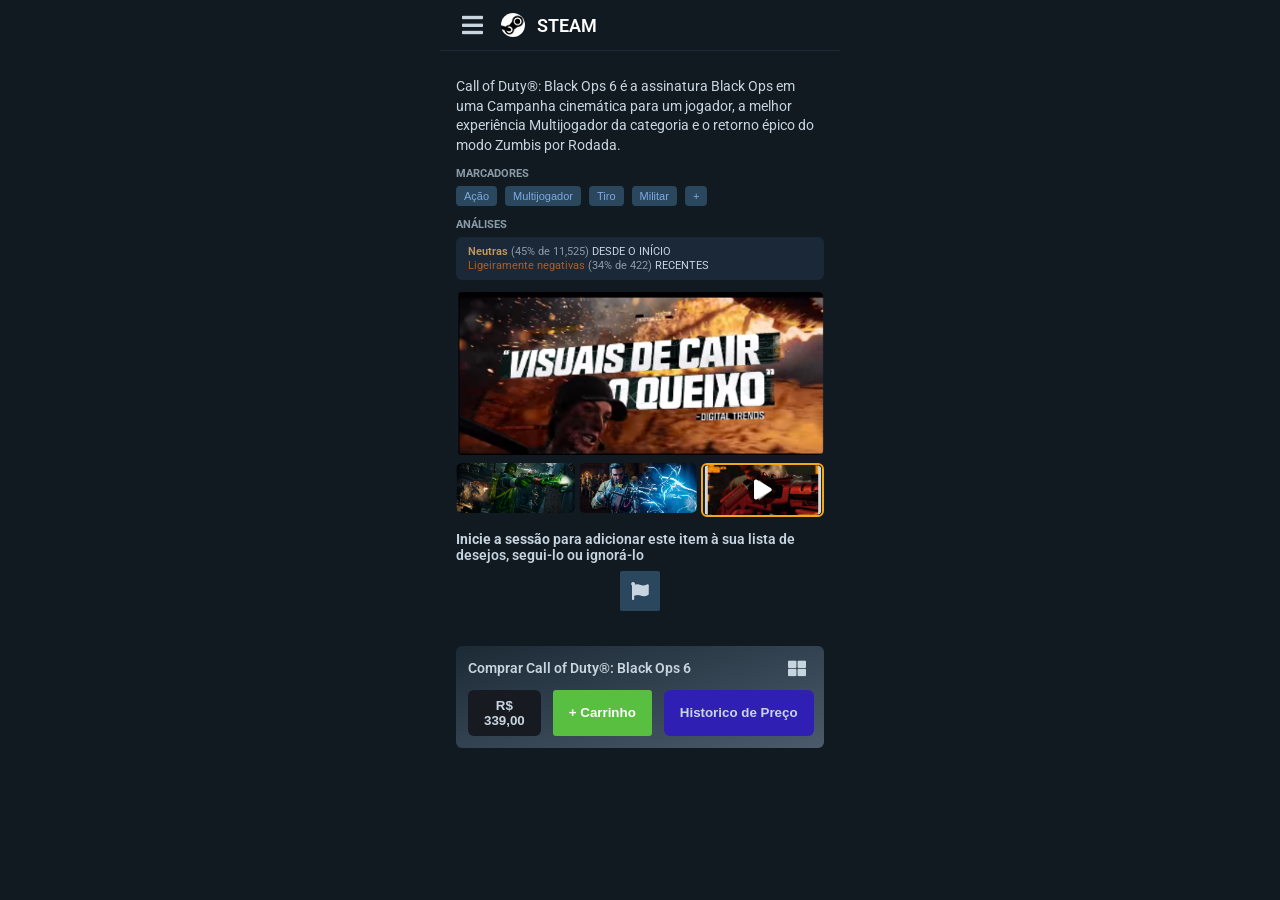
<file: index/index.html>
<html lang="pt-BR">
<head>
  <meta charset="UTF-8" />
  <meta name="viewport" content="width=device-width, initial-scale=1" />
  <title>Steam Call of Duty Black Ops 6</title>
    <link rel="stylesheet" href="../css/style.css">
   
  
  <link href="https://fonts.googleapis.com/css2?family=Roboto&amp;display=swap" rel="stylesheet" />
  <link href="https://cdnjs.cloudflare.com/ajax/libs/font-awesome/5.15.3/css/all.min.css" rel="stylesheet" />
</head>
<body>
  <header>
    <button aria-label="Menu"><i class="fas fa-bars"></i></button>
    <img  class="image_top" src="../index/steam.png" alt=""  />
    <span>       STEAM</span>
  </header>
  <main>
    <p class="description">
      Call of Duty®: Black Ops 6 é a assinatura Black Ops em uma Campanha cinemática para um jogador, a melhor experiência Multijogador da categoria e o retorno épico do modo Zumbis por Rodada.
    </p>
    <section>
      <h2 class="section-title">Marcadores</h2>
      <div class="tags">
        <button class="tag">Ação</button>
        <button class="tag">Multijogador</button>
        <button class="tag">Tiro</button>
        <button class="tag">Militar</button>
        <button class="tag">+</button>
      </div>
    </section>
    <section>
      <h2 class="section-title">Análises</h2>
      <div class="reviews">
        <span class="neutral">Neutras</span> <span class="neutral-percent">(45% de 11,525)</span> DESDE O INÍCIO<br />
        <span class="slightly-negative">Ligeiramente negativas</span> <span class="slightly-negative-percent">(34% de 422)</span> RECENTES
      </div>
    </section>
    <section>
      <img class="main-image" src="../index/queixo.png" alt="" />
      <div class="thumbnails">
        <img class="thumbnail" src="../index/arma verde.png" alt="" />
        <img class="thumbnail" src="../index/arma de choque.png" alt="" />
        <div class="thumbnail play-border" style="position: relative;">
          <img src="../index/arma vermelha.png" alt="" style="border-radius: 6px; width: 100%; height: 50px; object-fit: cover;" />
          <i class="fas fa-play" style="position: absolute; top: 50%; left: 50%; transform: translate(-50%, -50%); color: white; font-size: 20px; pointer-events: none; text-shadow: 0 0 4px rgba(0,0,0,0.7);"></i>
        </div>
      </div>
    </section>
    <section>
      <p class="login-prompt"><strong>Inicie a sessão</strong> para adicionar este item à sua lista de desejos, segui-lo ou ignorá-lo</p>
      <button aria-label="Adicionar à lista de desejos" class="flag-button"><i class="fas fa-flag"></i></button>
    </section>
    <section class="purchase-section">
      <div class="purchase-header">
        <span>Comprar Call of Duty®: Black Ops 6</span>
        <button aria-label="Alternar visualização"><i class="fas fa-th-large"></i></button>
      </div>
      <div class="purchase-buttons">
        <button class="price-button" disabled>R$ 339,00</button>
        <button class="cart-button">+ Carrinho</button>
        <button class="preco-button"><a href="preco.html">Historico de Preço</a></button>
      </div>
    </section>
  </main>
</body>
</html>
</file>
<file: css/style.css>
body {
    font-family: 'Roboto', sans-serif;
    background-color: #121a21;
    color: #c7d5e0;
    margin: 0;
    padding: 0;
    max-width: 400px;
    margin-left: auto;
    margin-right: auto;
  }
  header {
    display: flex;
    align-items: center;
    gap: 12px;
    padding: 12px 16px;
    background-color: #121a21;
    border-bottom: 1px solid #1b2838;
  }
  header button {
    font-size: 24px;
    color: #c7d5e0;
    background: none;
    border: none;
    cursor: pointer;
  }
  header img {
    width: 24px;
    height: 24px;
    display: inline-block;
  }
  header span {
    font-weight: 600;
    font-size: 18px;
    color: white;
    user-select: none;
  }
  main {
    padding: 12px 16px;
  }
  .main-steam{
    text-align: center;
  }
  p.description {
    font-size: 14px;
    line-height: 1.4;
    margin-bottom: 12px;
  }
  h2.section-title {
    font-size: 11px;
    font-weight: 700;
    text-transform: uppercase;
    color: #8a9ba8;
    margin-bottom: 6px;
    user-select: none;
  }
  .tags {
    display: flex;
    flex-wrap: wrap;
    gap: 8px;
    margin-bottom: 12px;
  }
  .tag {
    background-color: #2a475e;
    color: #7ea9e1;
    font-size: 11px;
    padding: 4px 8px;
    border-radius: 4px;
    user-select: none;
    cursor: default;
    border: none;
  }
  .reviews {
    background-color: #1b2838;
    border-radius: 6px;
    padding: 8px 12px;
    font-size: 11px;
    line-height: 1.2;
    margin-bottom: 12px;
  }
  .reviews .neutral {
    font-weight: 600;
    color: #d7a965e3;
  }
  .reviews .neutral-percent {
    color: #8a9ba8;
  }
  .reviews .slightly-negative {
    color: #b35b1e;
  }
  .reviews .slightly-negative-percent {
    color: #8a9ba8;
  }
  .main-image {
    width: 100%;
    border-radius: 6px;
    margin-bottom: 8px;
  }
  .thumbnails {
    display: flex;
    gap: 4px;
    margin-bottom: 12px;
  }
  .thumbnail {
    width: 33.33%;
    border-radius: 6px;
    object-fit: cover;
    height: 50px;
    position: relative;
  }
  .thumbnail.play-border {
    border: 2px solid #f3a712;
  }
  .thumbnail.play-border i {
    position: absolute;
    top: 50%;
    left: 50%;
    transform: translate(-50%, -50%);
    color: white;
    font-size: 20px;
    pointer-events: none;
    text-shadow: 0 0 4px rgba(0,0,0,0.7);
  }
  .login-prompt {
    font-size: 14px;
    font-weight: 600;
    margin-bottom: 8px;
  }
  .flag-button {
    background-color: #2a475e;
    width: 40px;
    height: 40px;
    border-radius: 2px;
    border: none;
    color: #c7d5e0;
    display: block;
    margin-left: auto;
    margin-right: auto;
    cursor: pointer;
    font-size: 18px;
    display: flex;
    justify-content: center;
    align-items: center;
    margin-bottom: 35px;
  }
  .purchase-section {
    background-image: linear-gradient(to bottom right, #1B2A35, #4B5B6B);
    border-radius: 6px;
    padding: 12px;
    display: flex;
    flex-direction: column;
    gap: 12px;
  }
  .purchase-header {
    display: flex;
    justify-content: space-between;
    align-items: center;
    font-size: 14px;
    font-weight: 600;
    color: #c7d5e0;
  }
  .purchase-header button {
    background: none;
    border: none;
    color: #c7d5e0;
    cursor: pointer;
    font-size: 18px;
  }
  .purchase-header button:hover {
    color: white;
  }
  .image_top{
    border-radius: 30px;
  
  }
  .purchase-buttons {
    display: flex;
    gap: 12px;
  }
  .price-button {
    background-color: #171a21;
    color: #c7d5e0;
    border-radius: 6px;
    padding: 8px 16px;
    font-weight: 600;
    border: none;
    flex-grow: 1;
    cursor: default;
    user-select: none;
  }
  .cart-button {
    background-color: #59BF40;
    color: white;
    border-radius: 3px;
    padding: 8px 16px;
    font-weight: 600;
    border: none;
    cursor: pointer;
    white-space: nowrap;
  }

  .preco-button {
    background-color: #2f20b3;
    color: white;
    border-radius: 6px;
    padding: 8px 16px;
    font-weight: 600;
    border: none;
    cursor: pointer;
    white-space: nowrap;
  }
a{
  text-decoration: none;
  color: #c7d5e0;
}
</file>
